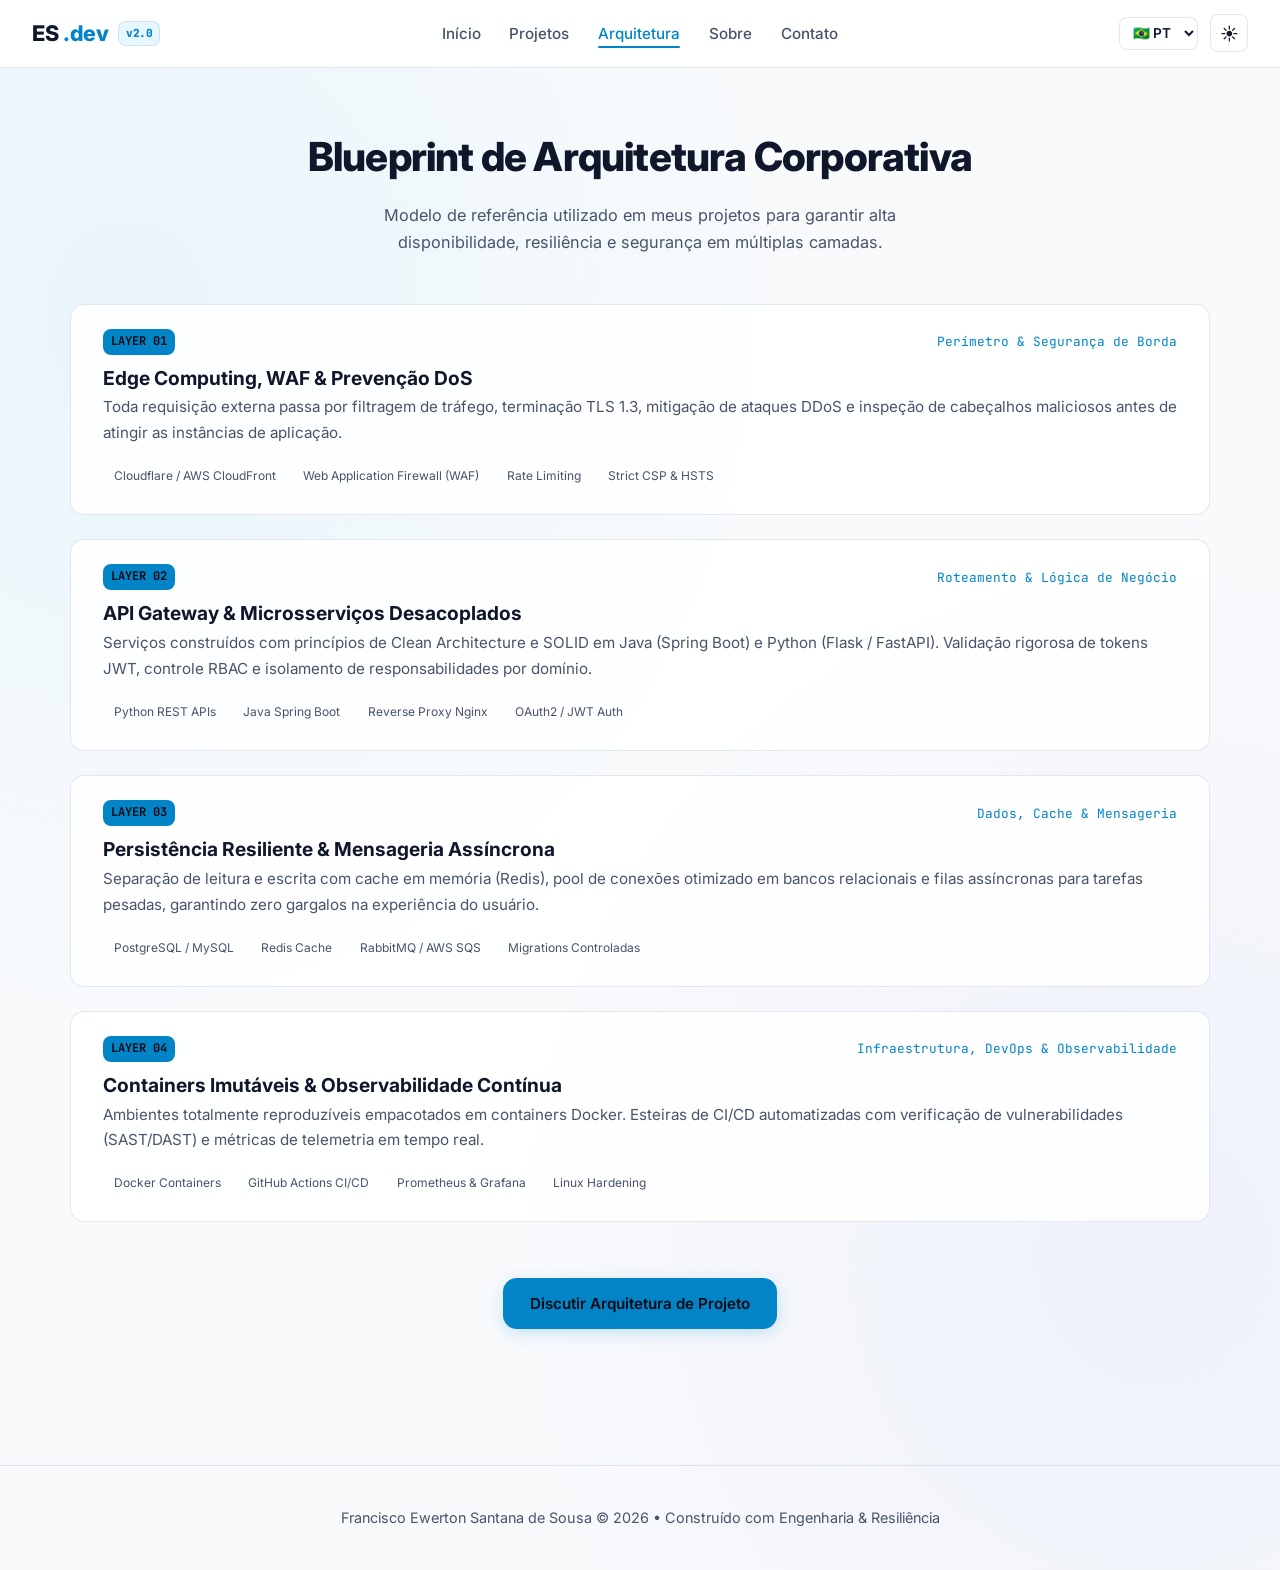
<file: Arquitetura.html>
<!DOCTYPE html>
<html lang="pt-BR">
<head>
  <meta charset="UTF-8">
  <meta http-equiv="refresh" content="0; url=arquitetura.html">
  <title>Redirecionando para Arquitetura...</title>
  <script>window.location.href = "arquitetura.html";</script>
</head>
<body>
  <p>Redirecionando para <a href="arquitetura.html">arquitetura.html</a>...</p>
</body>
</html>
</file>
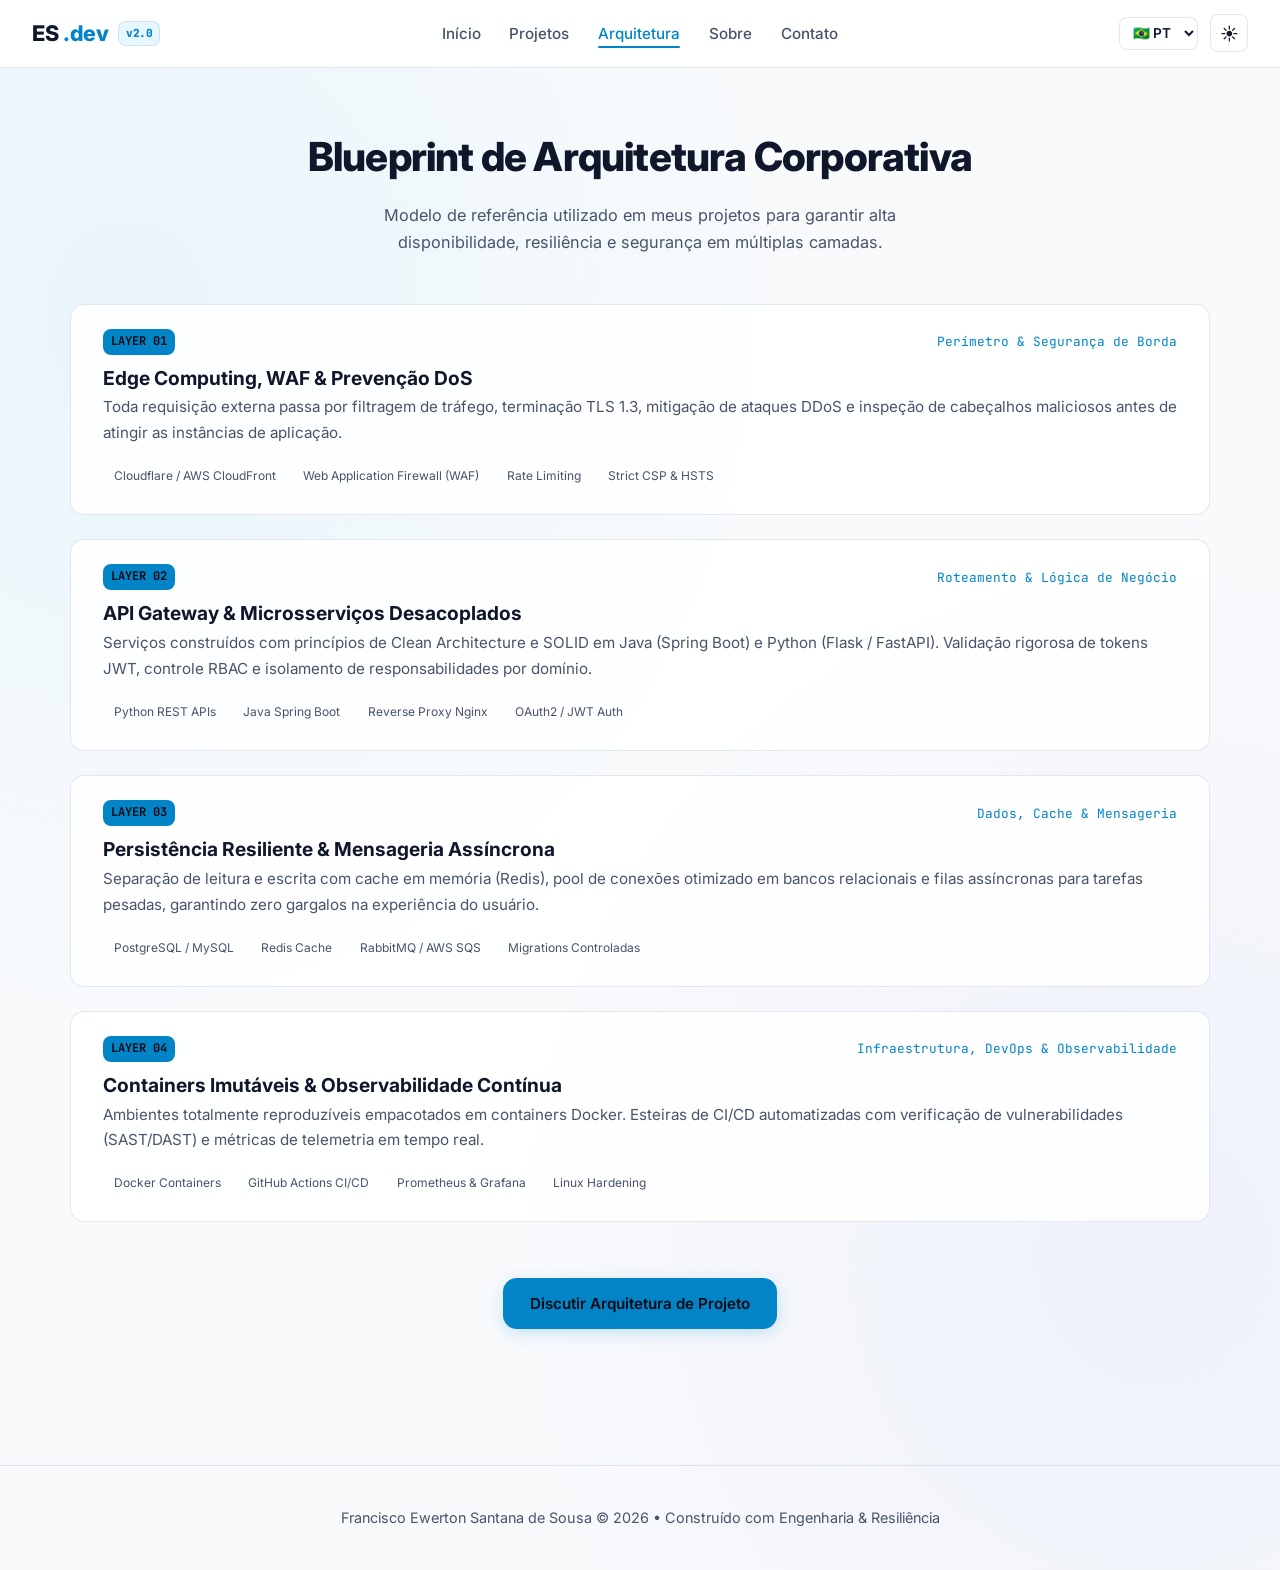
<file: arquitetura.html>
<!DOCTYPE html>
<html lang="pt-BR">
<head>
  <meta charset="UTF-8">
  <meta name="viewport" content="width=device-width, initial-scale=1.0">
  <meta name="description" content="Padrões e blueprints de arquitetura de software, infraestrutura em nuvem e segurança desenvolvidos por Ewerton Santana.">
  <title>Arquitetura de Sistemas | Ewerton Santana</title>
  
  <link rel="shortcut icon" href="img/logo1.png" type="image/x-icon">
  <link rel="stylesheet" href="style.css">
  
  <link rel="preconnect" href="https://fonts.googleapis.com">
  <link rel="preconnect" href="https://fonts.gstatic.com" crossorigin>
  <link href="https://fonts.googleapis.com/css2?family=Inter:wght@300;400;500;600;700;800&family=JetBrains+Mono:wght@400;500;700&display=swap" rel="stylesheet">
</head>
<body>

  <!-- NAVBAR NAVEGAÇÃO -->
  <header class="navbar">
    <a href="index.html" class="logo">
      ES<span>.dev</span>
      <span class="logo-badge">v2.0</span>
    </a>

    <nav class="nav-menu">
      <ul class="menu-links">
        <li><a href="index.html" data-i18n="nav_inicio">Início</a></li>
        <li><a href="projetos.html" data-i18n="nav_projetos">Projetos</a></li>
        <li><a href="arquitetura.html" class="active" data-i18n="nav_arquitetura">Arquitetura</a></li>
        <li><a href="sobre.html" data-i18n="nav_sobre">Sobre</a></li>
        <li><a href="contatos.html" data-i18n="nav_contato">Contato</a></li>
      </ul>
    </nav>

    <div class="actions">
      <select id="language-switcher" class="lang-select" aria-label="Selecionar Idioma">
        <option value="pt">🇧🇷 PT</option>
        <option value="en">🇺🇸 EN</option>
      </select>

      <button id="toggle-theme" class="theme-toggle-btn" aria-label="Alternar tema">🌙</button>
      
      <button class="menu-toggle" id="mobile-menu" aria-label="Abrir menu de navegação">
        <span class="bar"></span>
        <span class="bar"></span>
        <span class="bar"></span>
      </button>
    </div>
  </header>

  <main>
    <section class="section" style="padding-top: 3.5rem;">
      <div class="container">
        <h1 class="section-title" data-i18n="arch_blueprint_title">Blueprint de Arquitetura Corporativa</h1>
        <p class="section-subtitle" data-i18n="arch_blueprint_desc">
          Modelo de referência utilizado em meus projetos para garantir alta disponibilidade, resiliência e segurança em múltiplas camadas.
        </p>

        <!-- DIAGRAMA VISUAL EM CAMADAS -->
        <div class="arch-blueprint">
          
          <!-- CAMADA 1 -->
          <div class="arch-layer">
            <div class="arch-layer-header">
              <span class="arch-layer-number">LAYER 01</span>
              <span style="font-family: var(--font-mono); font-size: 0.8rem; color: var(--accent);">Perímetro & Segurança de Borda</span>
            </div>
            <h3>Edge Computing, WAF & Prevenção DoS</h3>
            <p>
              Toda requisição externa passa por filtragem de tráfego, terminação TLS 1.3, mitigação de ataques DDoS e inspeção de cabeçalhos maliciosos antes de atingir as instâncias de aplicação.
            </p>
            <div class="project-tech-pills" style="margin-top: 1rem; margin-bottom: 0;">
              <span class="tech-pill">Cloudflare / AWS CloudFront</span>
              <span class="tech-pill">Web Application Firewall (WAF)</span>
              <span class="tech-pill">Rate Limiting</span>
              <span class="tech-pill">Strict CSP & HSTS</span>
            </div>
          </div>

          <!-- CAMADA 2 -->
          <div class="arch-layer">
            <div class="arch-layer-header">
              <span class="arch-layer-number">LAYER 02</span>
              <span style="font-family: var(--font-mono); font-size: 0.8rem; color: var(--accent);">Roteamento & Lógica de Negócio</span>
            </div>
            <h3>API Gateway & Microsserviços Desacoplados</h3>
            <p>
              Serviços construídos com princípios de Clean Architecture e SOLID em Java (Spring Boot) e Python (Flask / FastAPI). Validação rigorosa de tokens JWT, controle RBAC e isolamento de responsabilidades por domínio.
            </p>
            <div class="project-tech-pills" style="margin-top: 1rem; margin-bottom: 0;">
              <span class="tech-pill">Python REST APIs</span>
              <span class="tech-pill">Java Spring Boot</span>
              <span class="tech-pill">Reverse Proxy Nginx</span>
              <span class="tech-pill">OAuth2 / JWT Auth</span>
            </div>
          </div>

          <!-- CAMADA 3 -->
          <div class="arch-layer">
            <div class="arch-layer-header">
              <span class="arch-layer-number">LAYER 03</span>
              <span style="font-family: var(--font-mono); font-size: 0.8rem; color: var(--accent);">Dados, Cache & Mensageria</span>
            </div>
            <h3>Persistência Resiliente & Mensageria Assíncrona</h3>
            <p>
              Separação de leitura e escrita com cache em memória (Redis), pool de conexões otimizado em bancos relacionais e filas assíncronas para tarefas pesadas, garantindo zero gargalos na experiência do usuário.
            </p>
            <div class="project-tech-pills" style="margin-top: 1rem; margin-bottom: 0;">
              <span class="tech-pill">PostgreSQL / MySQL</span>
              <span class="tech-pill">Redis Cache</span>
              <span class="tech-pill">RabbitMQ / AWS SQS</span>
              <span class="tech-pill">Migrations Controladas</span>
            </div>
          </div>

          <!-- CAMADA 4 -->
          <div class="arch-layer">
            <div class="arch-layer-header">
              <span class="arch-layer-number">LAYER 04</span>
              <span style="font-family: var(--font-mono); font-size: 0.8rem; color: var(--accent);">Infraestrutura, DevOps & Observabilidade</span>
            </div>
            <h3>Containers Imutáveis & Observabilidade Contínua</h3>
            <p>
              Ambientes totalmente reproduzíveis empacotados em containers Docker. Esteiras de CI/CD automatizadas com verificação de vulnerabilidades (SAST/DAST) e métricas de telemetria em tempo real.
            </p>
            <div class="project-tech-pills" style="margin-top: 1rem; margin-bottom: 0;">
              <span class="tech-pill">Docker Containers</span>
              <span class="tech-pill">GitHub Actions CI/CD</span>
              <span class="tech-pill">Prometheus & Grafana</span>
              <span class="tech-pill">Linux Hardening</span>
            </div>
          </div>

        </div>

        <div style="text-align: center; margin-top: 3.5rem;">
          <a href="contatos.html" class="btn btn-primary">Discutir Arquitetura de Projeto</a>
        </div>
      </div>
    </section>
  </main>

  <footer>
    <div class="container">
      <p data-i18n="footer_text">Francisco Ewerton Santana de Sousa &copy; 2026 • Construído com Engenharia & Resiliência</p>
    </div>
  </footer>

  <script src="script.js" defer></script>
</body>
</html>
</file>
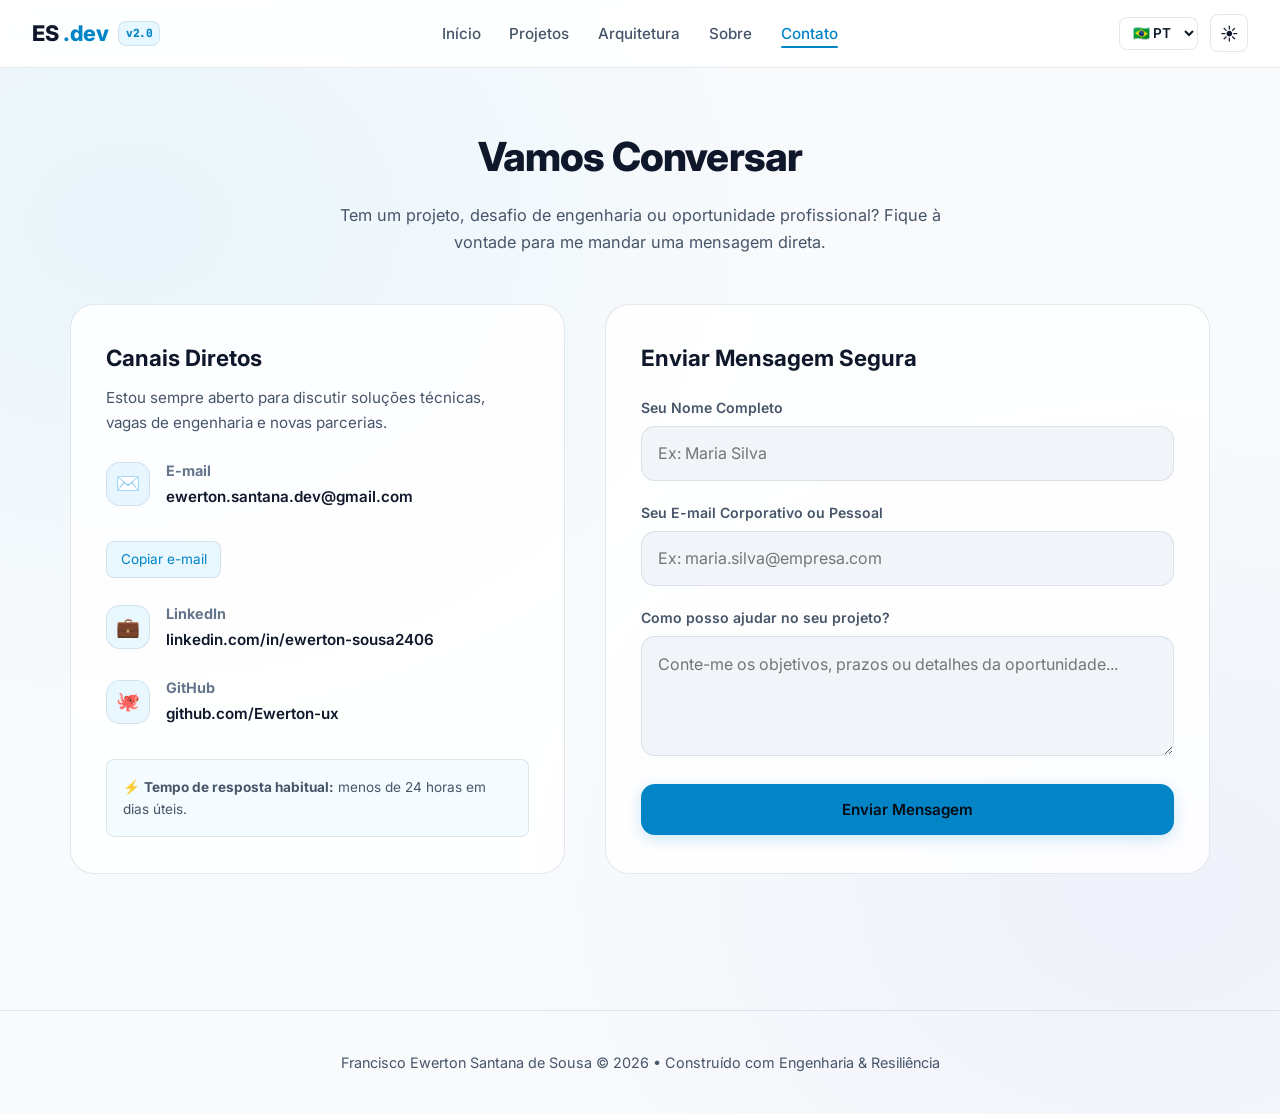
<file: contatos.html>
<!DOCTYPE html>
<html lang="pt-BR">
<head>
  <meta charset="UTF-8">
  <meta name="viewport" content="width=device-width, initial-scale=1.0">
  <meta name="description" content="Entre em contato com Ewerton Santana para oportunidades, projetos de engenharia de software e consultoria em DevOps.">
  <title>Contato | Ewerton Santana</title>
  
  <link rel="shortcut icon" href="img/logo1.png" type="image/x-icon">
  <link rel="stylesheet" href="style.css">
  
  <link rel="preconnect" href="https://fonts.googleapis.com">
  <link rel="preconnect" href="https://fonts.gstatic.com" crossorigin>
  <link href="https://fonts.googleapis.com/css2?family=Inter:wght@300;400;500;600;700;800&family=JetBrains+Mono:wght@400;500;700&display=swap" rel="stylesheet">
</head>
<body>

  <!-- NAVBAR NAVEGAÇÃO -->
  <header class="navbar">
    <a href="index.html" class="logo">
      ES<span>.dev</span>
      <span class="logo-badge">v2.0</span>
    </a>

    <nav class="nav-menu">
      <ul class="menu-links">
        <li><a href="index.html" data-i18n="nav_inicio">Início</a></li>
        <li><a href="projetos.html" data-i18n="nav_projetos">Projetos</a></li>
        <li><a href="arquitetura.html" data-i18n="nav_arquitetura">Arquitetura</a></li>
        <li><a href="sobre.html" data-i18n="nav_sobre">Sobre</a></li>
        <li><a href="contatos.html" class="active" data-i18n="nav_contato">Contato</a></li>
      </ul>
    </nav>

    <div class="actions">
      <select id="language-switcher" class="lang-select" aria-label="Selecionar Idioma">
        <option value="pt">🇧🇷 PT</option>
        <option value="en">🇺🇸 EN</option>
      </select>

      <button id="toggle-theme" class="theme-toggle-btn" aria-label="Alternar tema">🌙</button>
      
      <button class="menu-toggle" id="mobile-menu" aria-label="Abrir menu de navegação">
        <span class="bar"></span>
        <span class="bar"></span>
        <span class="bar"></span>
      </button>
    </div>
  </header>

  <main>
    <section class="section" style="padding-top: 3.5rem;">
      <div class="container">
        <h1 class="section-title" data-i18n="contact_title">Vamos Conversar</h1>
        <p class="section-subtitle" data-i18n="contact_desc">
          Tem um projeto, desafio de engenharia ou oportunidade profissional? Fique à vontade para me mandar uma mensagem direta.
        </p>

        <div class="contact-grid">
          
          <!-- INFORMAÇÕES DE CONTATO -->
          <div class="contact-info-card">
            <div>
              <h2 style="font-size: 1.4rem; margin-bottom: 0.5rem;">Canais Diretos</h2>
              <p style="color: var(--text-secondary); font-size: 0.95rem;">
                Estou sempre aberto para discutir soluções técnicas, vagas de engenharia e novas parcerias.
              </p>
            </div>

            <div class="contact-info-item">
              <div class="contact-info-icon">✉️</div>
              <div class="contact-info-text">
                <h4>E-mail</h4>
                <a href="mailto:ewerton.santana.dev@gmail.com">ewerton.santana.dev@gmail.com</a>
              </div>
            </div>

            <button type="button" class="copy-email-btn" data-email="ewerton.santana.dev@gmail.com" data-i18n="copy_email">
              📋 Copiar e-mail
            </button>

            <div class="contact-info-item">
              <div class="contact-info-icon">💼</div>
              <div class="contact-info-text">
                <h4>LinkedIn</h4>
                <a href="https://www.linkedin.com/in/ewerton-sousa2406" target="_blank" rel="noopener">linkedin.com/in/ewerton-sousa2406</a>
              </div>
            </div>

            <div class="contact-info-item">
              <div class="contact-info-icon">🐙</div>
              <div class="contact-info-text">
                <h4>GitHub</h4>
                <a href="https://github.com/Ewerton-ux" target="_blank" rel="noopener">github.com/Ewerton-ux</a>
              </div>
            </div>

            <div style="margin-top: 0.5rem; padding: 1rem; border-radius: var(--radius-sm); background: rgba(56, 189, 248, 0.05); border: 1px solid var(--border-color);">
              <p style="font-size: 0.85rem; color: var(--text-secondary);">
                ⚡ <strong>Tempo de resposta habitual:</strong> menos de 24 horas em dias úteis.
              </p>
            </div>
          </div>

          <!-- FORMULÁRIO DE CONTATO SEGURO -->
          <div class="contact-form-card">
            <h2 style="font-size: 1.4rem; margin-bottom: 1.2rem;">Enviar Mensagem Segura</h2>
            
            <form class="contact-form">
              <!-- Honeypot anti-spam (invisível para usuários legítimos) -->
              <input type="text" name="website_check" class="honey-field" tabindex="-1" autocomplete="off">

              <div class="form-group">
                <label for="name" data-i18n="form_name">Seu Nome Completo</label>
                <input type="text" id="name" name="name" class="form-control" placeholder="Ex: Maria Silva" required>
              </div>

              <div class="form-group">
                <label for="email" data-i18n="form_email">Seu E-mail Corporativo ou Pessoal</label>
                <input type="email" id="email" name="email" class="form-control" placeholder="Ex: maria.silva@empresa.com" required>
              </div>

              <div class="form-group">
                <label for="message" data-i18n="form_message">Como posso ajudar no seu projeto?</label>
                <textarea id="message" name="message" class="form-control" placeholder="Conte-me os objetivos, prazos ou detalhes da oportunidade..." required></textarea>
              </div>

              <button type="submit" class="btn btn-primary" style="width: 100%; margin-top: 0.5rem;" data-i18n="form_submit">
                Enviar Mensagem
              </button>
            </form>
          </div>

        </div>
      </div>
    </section>
  </main>

  <footer>
    <div class="container">
      <p data-i18n="footer_text">Francisco Ewerton Santana de Sousa &copy; 2026 • Construído com Engenharia & Resiliência</p>
    </div>
  </footer>

  <script src="script.js" defer></script>
</body>
</html>
</file>
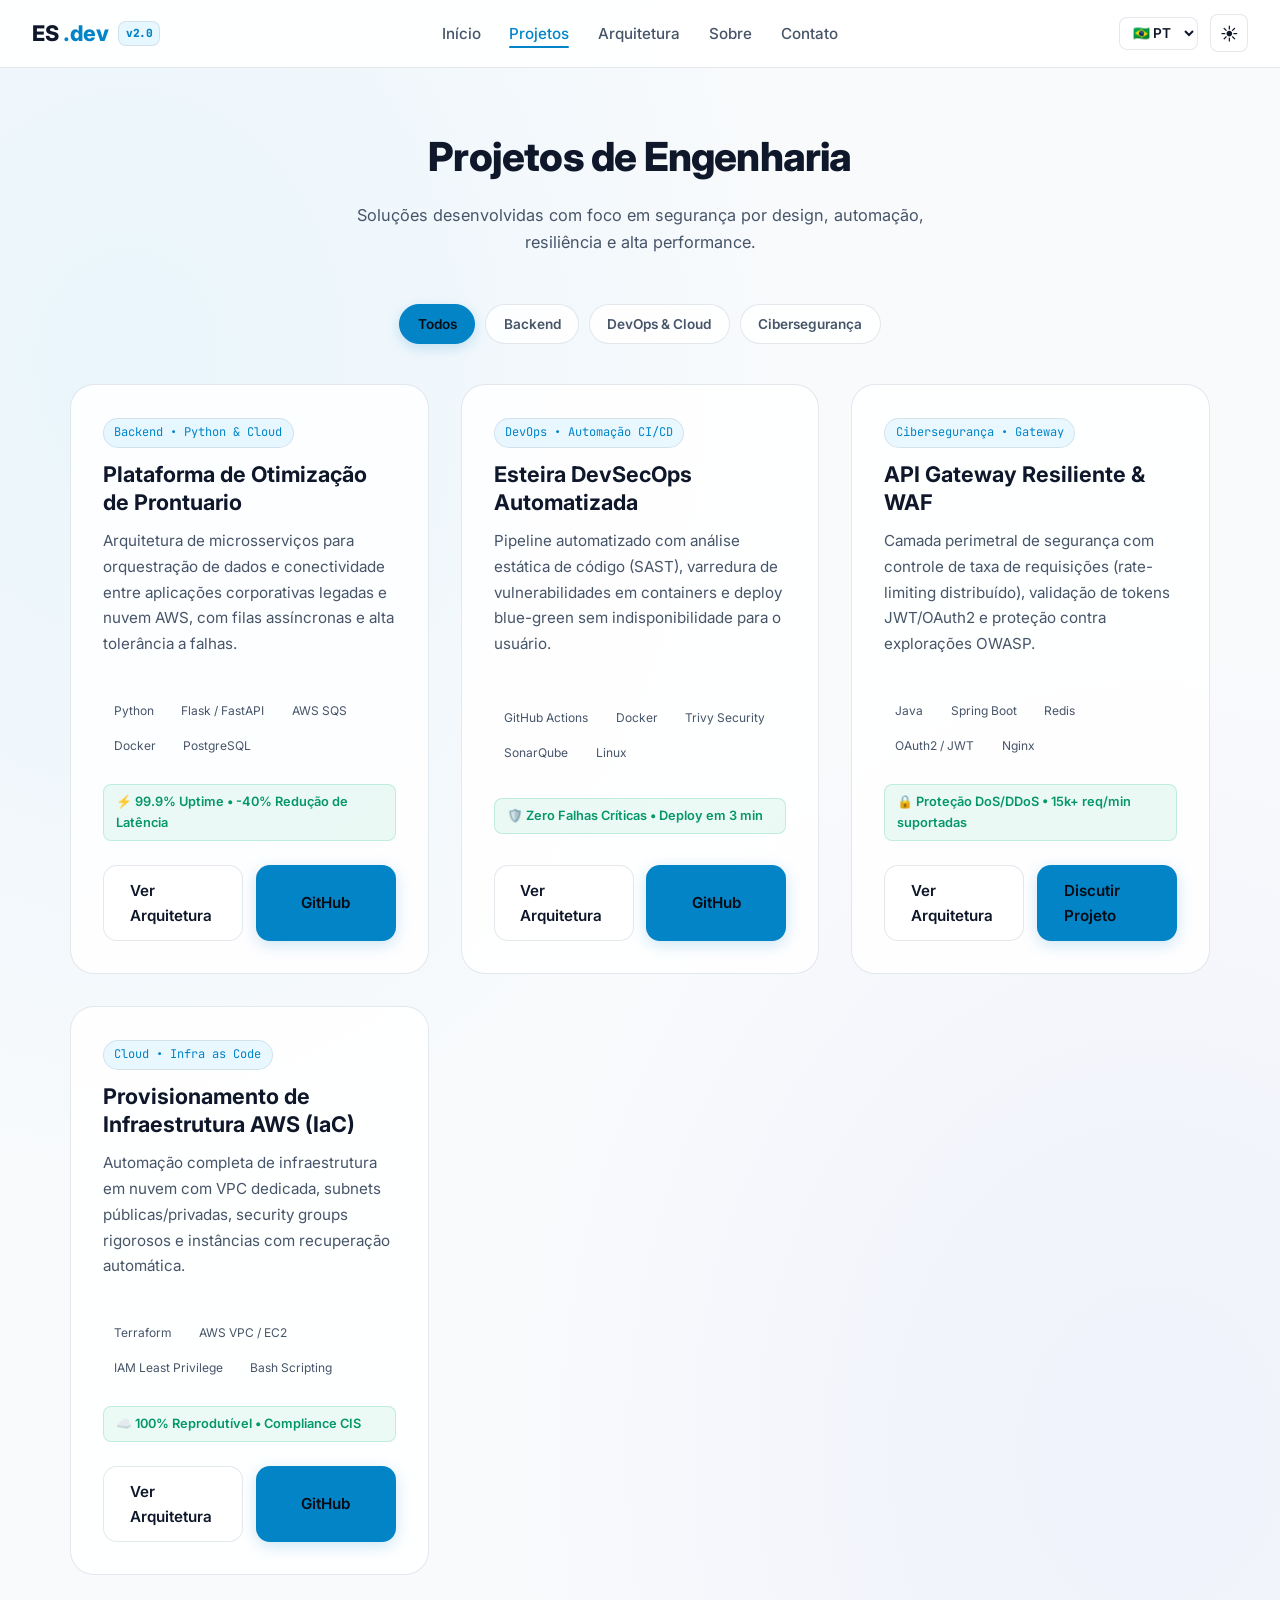
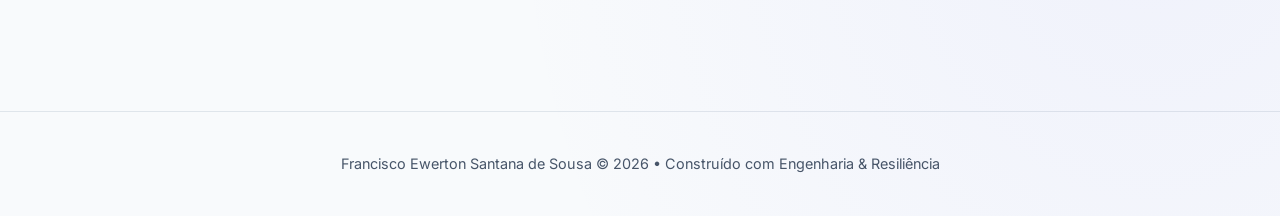
<file: projetos.html>
<!DOCTYPE html>
<html lang="pt-BR">

<head>
  <meta charset="UTF-8">
  <meta name="viewport" content="width=device-width, initial-scale=1.0">
  <meta name="description"
    content="Projetos desenvolvidos por Ewerton Santana com foco em Backend, DevOps, Automação Cloud e Cibersegurança.">
  <title>Projetos | Ewerton Santana</title>

  <link rel="shortcut icon" href="img/logo1.png" type="image/x-icon">
  <link rel="stylesheet" href="style.css">

  <link rel="preconnect" href="https://fonts.googleapis.com">
  <link rel="preconnect" href="https://fonts.gstatic.com" crossorigin>
  <link
    href="https://fonts.googleapis.com/css2?family=Inter:wght@300;400;500;600;700;800&family=JetBrains+Mono:wght@400;500;700&display=swap"
    rel="stylesheet">
</head>

<body>

  <!-- NAVBAR NAVEGAÇÃO -->
  <header class="navbar">
    <a href="index.html" class="logo">
      ES<span>.dev</span>
      <span class="logo-badge">v2.0</span>
    </a>

    <nav class="nav-menu">
      <ul class="menu-links">
        <li><a href="index.html" data-i18n="nav_inicio">Início</a></li>
        <li><a href="projetos.html" class="active" data-i18n="nav_projetos">Projetos</a></li>
        <li><a href="arquitetura.html" data-i18n="nav_arquitetura">Arquitetura</a></li>
        <li><a href="sobre.html" data-i18n="nav_sobre">Sobre</a></li>
        <li><a href="contatos.html" data-i18n="nav_contato">Contato</a></li>
      </ul>
    </nav>

    <div class="actions">
      <select id="language-switcher" class="lang-select" aria-label="Selecionar Idioma">
        <option value="pt">🇧🇷 PT</option>
        <option value="en">🇺🇸 EN</option>
      </select>

      <button id="toggle-theme" class="theme-toggle-btn" aria-label="Alternar tema">🌙</button>

      <button class="menu-toggle" id="mobile-menu" aria-label="Abrir menu de navegação">
        <span class="bar"></span>
        <span class="bar"></span>
        <span class="bar"></span>
      </button>
    </div>
  </header>

  <main>
    <section class="section" style="padding-top: 3.5rem;">
      <div class="container">
        <h1 class="section-title">Projetos de Engenharia</h1>
        <p class="section-subtitle">
          Soluções desenvolvidas com foco em segurança por design, automação, resiliência e alta performance.
        </p>

        <!-- FILTRO DINÂMICO DE CATEGORIAS -->
        <div class="filter-bar">
          <button type="button" class="filter-btn active" data-filter="all" data-i18n="filter_all">Todos</button>
          <button type="button" class="filter-btn" data-filter="backend" data-i18n="filter_backend">Backend</button>
          <button type="button" class="filter-btn" data-filter="devops" data-i18n="filter_devops">DevOps &
            Cloud</button>
          <button type="button" class="filter-btn" data-filter="security"
            data-i18n="filter_security">Cibersegurança</button>
        </div>

        <!-- GRADE DE PROJETOS -->
        <div class="projects-grid">

          <!-- PROJETO 1 -->
          <article class="project-card" data-category="backend">
            <div class="project-header">
              <span class="project-tag-badge">Backend • Python & Cloud</span>
              <h3>Plataforma de Otimização de Prontuario</h3>
              <p>
                Arquitetura de microsserviços para orquestração de dados e conectividade entre aplicações corporativas
                legadas e nuvem AWS, com filas assíncronas e alta tolerância a falhas.
              </p>
            </div>

            <div class="project-tech-pills">
              <span class="tech-pill">Python</span>
              <span class="tech-pill">Flask / FastAPI</span>
              <span class="tech-pill">AWS SQS</span>
              <span class="tech-pill">Docker</span>
              <span class="tech-pill">PostgreSQL</span>
            </div>

            <div class="project-metrics-badge">
              ⚡ 99.9% Uptime • -40% Redução de Latência
            </div>

            <div class="project-actions">
              <a href="arquitetura.html" class="btn btn-secondary" style="flex: 1;">Ver Arquitetura</a>
              <a href="https://github.com/ArthBMC/revive-prontuario.git" target="_blank" rel="noopener"
                class="btn btn-primary" style="flex: 1;">GitHub</a>
            </div>
          </article>

          <!-- PROJETO 2 -->
          <article class="project-card" data-category="devops">
            <div class="project-header">
              <span class="project-tag-badge">DevOps • Automação CI/CD</span>
              <h3>Esteira DevSecOps Automatizada</h3>
              <p>
                Pipeline automatizado com análise estática de código (SAST), varredura de vulnerabilidades em containers
                e deploy blue-green sem indisponibilidade para o usuário.
              </p>
            </div>

            <div class="project-tech-pills">
              <span class="tech-pill">GitHub Actions</span>
              <span class="tech-pill">Docker</span>
              <span class="tech-pill">Trivy Security</span>
              <span class="tech-pill">SonarQube</span>
              <span class="tech-pill">Linux</span>
            </div>

            <div class="project-metrics-badge">
              🛡️ Zero Falhas Críticas • Deploy em 3 min
            </div>

            <div class="project-actions">
              <a href="arquitetura.html" class="btn btn-secondary" style="flex: 1;">Ver Arquitetura</a>
              <a href="https://github.com/Ewerton-ux" target="_blank" rel="noopener" class="btn btn-primary"
                style="flex: 1;">GitHub</a>
            </div>
          </article>

          <!-- PROJETO 3 -->
          <article class="project-card" data-category="security">
            <div class="project-header">
              <span class="project-tag-badge">Cibersegurança • Gateway</span>
              <h3>API Gateway Resiliente & WAF</h3>
              <p>
                Camada perimetral de segurança com controle de taxa de requisições (rate-limiting distribuído),
                validação de tokens JWT/OAuth2 e proteção contra explorações OWASP.
              </p>
            </div>

            <div class="project-tech-pills">
              <span class="tech-pill">Java</span>
              <span class="tech-pill">Spring Boot</span>
              <span class="tech-pill">Redis</span>
              <span class="tech-pill">OAuth2 / JWT</span>
              <span class="tech-pill">Nginx</span>
            </div>

            <div class="project-metrics-badge">
              🔒 Proteção DoS/DDoS • 15k+ req/min suportadas
            </div>

            <div class="project-actions">
              <a href="arquitetura.html" class="btn btn-secondary" style="flex: 1;">Ver Arquitetura</a>
              <a href="contatos.html" class="btn btn-primary" style="flex: 1;">Discutir Projeto</a>
            </div>
          </article>

          <!-- PROJETO 4 -->
          <article class="project-card" data-category="devops">
            <div class="project-header">
              <span class="project-tag-badge">Cloud • Infra as Code</span>
              <h3>Provisionamento de Infraestrutura AWS (IaC)</h3>
              <p>
                Automação completa de infraestrutura em nuvem com VPC dedicada, subnets públicas/privadas, security
                groups rigorosos e instâncias com recuperação automática.
              </p>
            </div>

            <div class="project-tech-pills">
              <span class="tech-pill">Terraform</span>
              <span class="tech-pill">AWS VPC / EC2</span>
              <span class="tech-pill">IAM Least Privilege</span>
              <span class="tech-pill">Bash Scripting</span>
            </div>

            <div class="project-metrics-badge">
              ☁️ 100% Reprodutível • Compliance CIS
            </div>

            <div class="project-actions">
              <a href="arquitetura.html" class="btn btn-secondary" style="flex: 1;">Ver Arquitetura</a>
              <a href="https://github.com/Ewerton-ux" target="_blank" rel="noopener" class="btn btn-primary"
                style="flex: 1;">GitHub</a>
            </div>
          </article>

        </div>
      </div>
    </section>
  </main>

  <footer>
    <div class="container">
      <p data-i18n="footer_text">Francisco Ewerton Santana de Sousa &copy; 2026 • Construído com Engenharia &
        Resiliência</p>
    </div>
  </footer>

  <script src="script.js" defer></script>
</body>

</html>
</file>
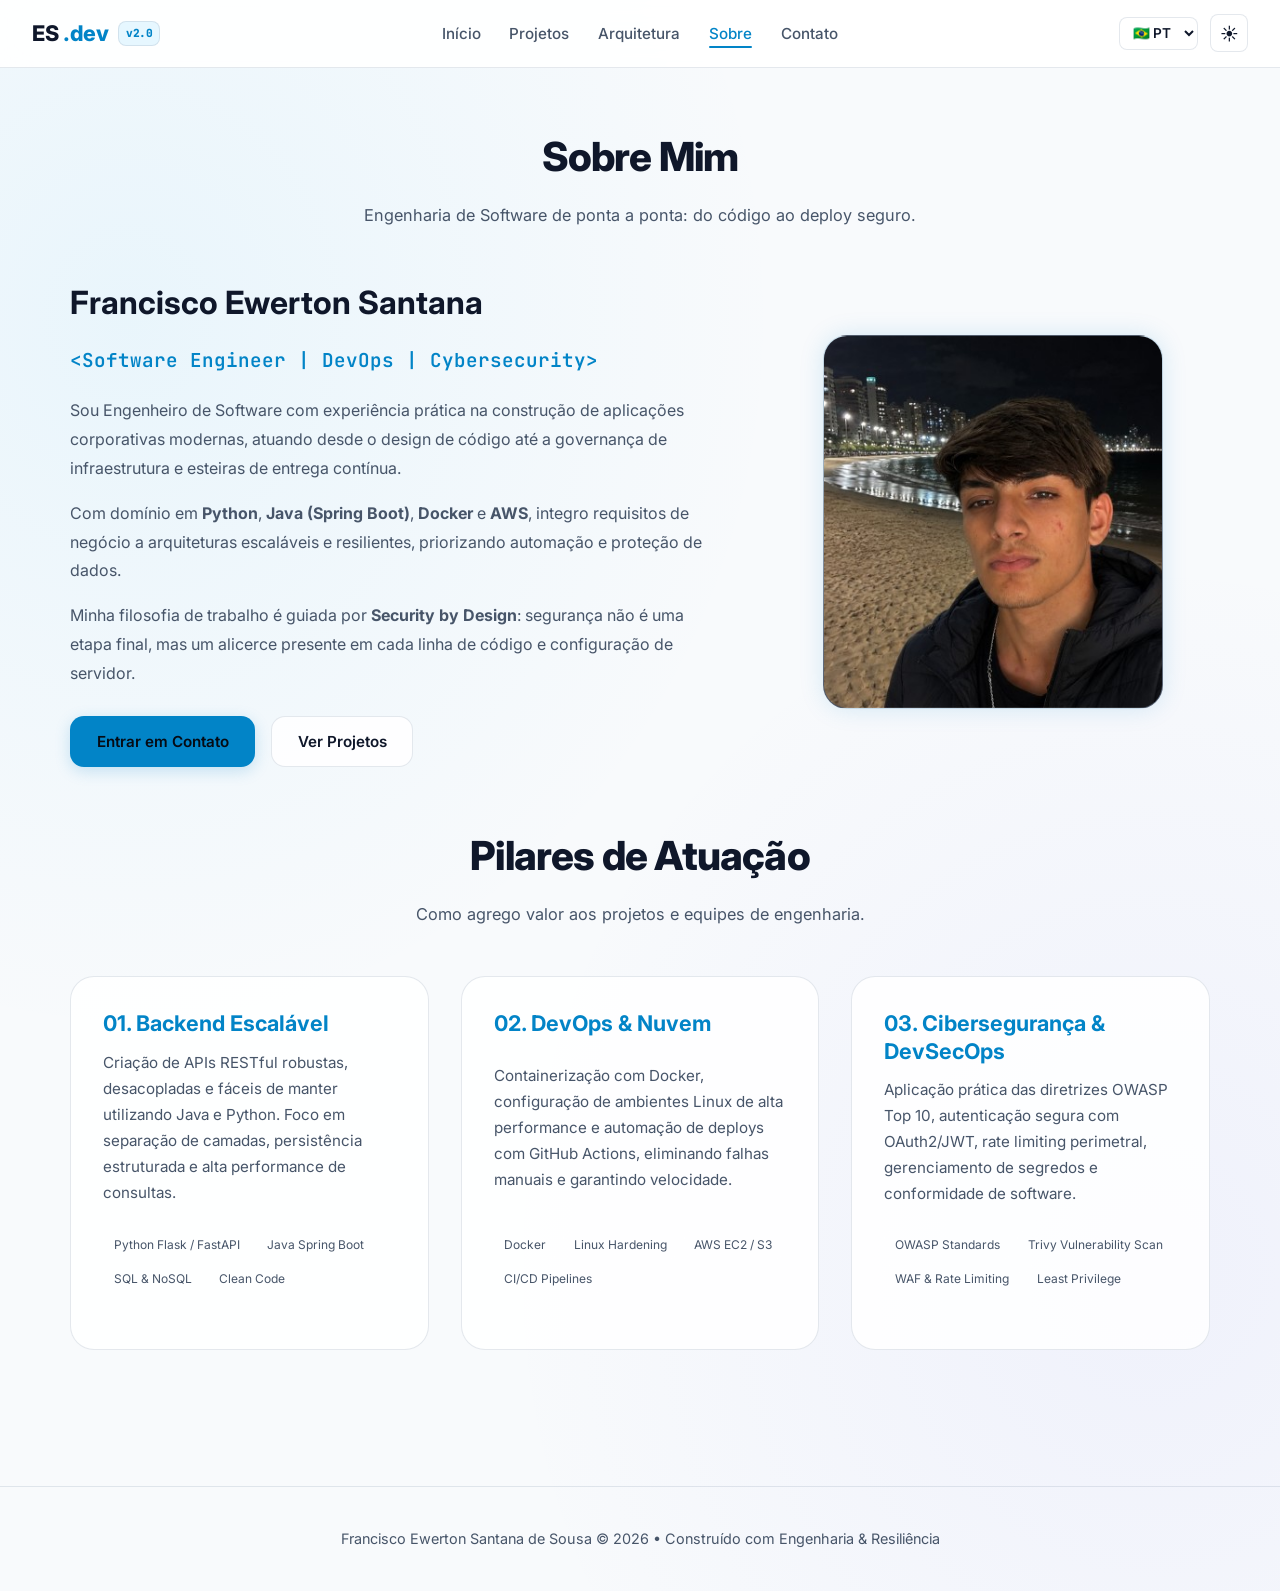
<file: sobre.html>
<!DOCTYPE html>
<html lang="pt-BR">
<head>
  <meta charset="UTF-8">
  <meta name="viewport" content="width=device-width, initial-scale=1.0">
  <meta name="description" content="Sobre Ewerton Santana - Engenheiro de Software com foco em DevOps, Cibersegurança e Arquitetura Resiliente.">
  <title>Sobre Mim | Ewerton Santana</title>
  
  <link rel="shortcut icon" href="img/logo1.png" type="image/x-icon">
  <link rel="stylesheet" href="style.css">
  
  <link rel="preconnect" href="https://fonts.googleapis.com">
  <link rel="preconnect" href="https://fonts.gstatic.com" crossorigin>
  <link href="https://fonts.googleapis.com/css2?family=Inter:wght@300;400;500;600;700;800&family=JetBrains+Mono:wght@400;500;700&display=swap" rel="stylesheet">
</head>
<body>

  <!-- NAVBAR NAVEGAÇÃO -->
  <header class="navbar">
    <a href="index.html" class="logo">
      ES<span>.dev</span>
      <span class="logo-badge">v2.0</span>
    </a>

    <nav class="nav-menu">
      <ul class="menu-links">
        <li><a href="index.html" data-i18n="nav_inicio">Início</a></li>
        <li><a href="projetos.html" data-i18n="nav_projetos">Projetos</a></li>
        <li><a href="arquitetura.html" data-i18n="nav_arquitetura">Arquitetura</a></li>
        <li><a href="sobre.html" class="active" data-i18n="nav_sobre">Sobre</a></li>
        <li><a href="contatos.html" data-i18n="nav_contato">Contato</a></li>
      </ul>
    </nav>

    <div class="actions">
      <select id="language-switcher" class="lang-select" aria-label="Selecionar Idioma">
        <option value="pt">🇧🇷 PT</option>
        <option value="en">🇺🇸 EN</option>
      </select>

      <button id="toggle-theme" class="theme-toggle-btn" aria-label="Alternar tema">🌙</button>
      
      <button class="menu-toggle" id="mobile-menu" aria-label="Abrir menu de navegação">
        <span class="bar"></span>
        <span class="bar"></span>
        <span class="bar"></span>
      </button>
    </div>
  </header>

  <main>
    <section class="section" style="padding-top: 3.5rem;">
      <div class="container">
        <h1 class="section-title" data-i18n="about_title">Sobre Mim</h1>
        <p class="section-subtitle">
          Engenharia de Software de ponta a ponta: do código ao deploy seguro.
        </p>

        <div class="hero-grid" style="margin-bottom: 3.5rem;">
          <div class="hero-copy">
            <h2 style="font-size: 2rem; margin-bottom: 1rem;">Francisco Ewerton Santana</h2>
            <p class="hero-role" style="margin-bottom: 1.2rem;">&lt;Software Engineer | DevOps | Cybersecurity&gt;</p>
            
            <p style="color: var(--text-secondary); margin-bottom: 1rem; line-height: 1.8;">
              Sou Engenheiro de Software com experiência prática na construção de aplicações corporativas modernas, atuando desde o design de código até a governança de infraestrutura e esteiras de entrega contínua.
            </p>
            <p style="color: var(--text-secondary); margin-bottom: 1rem; line-height: 1.8;">
              Com domínio em <strong>Python</strong>, <strong>Java (Spring Boot)</strong>, <strong>Docker</strong> e <strong>AWS</strong>, integro requisitos de negócio a arquiteturas escaláveis e resilientes, priorizando automação e proteção de dados.
            </p>
            <p style="color: var(--text-secondary); margin-bottom: 1.8rem; line-height: 1.8;">
              Minha filosofia de trabalho é guiada por <strong>Security by Design</strong>: segurança não é uma etapa final, mas um alicerce presente em cada linha de código e configuração de servidor.
            </p>

            <div class="hero-actions">
              <a href="contatos.html" class="btn btn-primary" data-i18n="btn_contact">Falar Comigo</a>
              <a href="projetos.html" class="btn btn-secondary" data-i18n="btn_projects">Ver Projetos</a>
            </div>
          </div>

          <div class="hero-visual">
            <div class="hero-photo-wrap">
              <img src="img/perfil.jpeg" alt="Foto de Ewerton Santana" class="hero-photo">
            </div>
          </div>
        </div>

        <!-- PILARES DE ATUAÇÃO -->
        <h2 class="section-title" style="margin-top: 3rem;">Pilares de Atuação</h2>
        <p class="section-subtitle">Como agrego valor aos projetos e equipes de engenharia.</p>

        <div class="projects-grid">
          <div class="project-card">
            <h3 style="color: var(--accent);">01. Backend Escalável</h3>
            <p>
              Criação de APIs RESTful robustas, desacopladas e fáceis de manter utilizando Java e Python. Foco em separação de camadas, persistência estruturada e alta performance de consultas.
            </p>
            <div class="project-tech-pills">
              <span class="tech-pill">Python Flask / FastAPI</span>
              <span class="tech-pill">Java Spring Boot</span>
              <span class="tech-pill">SQL & NoSQL</span>
              <span class="tech-pill">Clean Code</span>
            </div>
          </div>

          <div class="project-card">
            <h3 style="color: var(--accent);">02. DevOps & Nuvem</h3>
            <p>
              Containerização com Docker, configuração de ambientes Linux de alta performance e automação de deploys com GitHub Actions, eliminando falhas manuais e garantindo velocidade.
            </p>
            <div class="project-tech-pills">
              <span class="tech-pill">Docker</span>
              <span class="tech-pill">Linux Hardening</span>
              <span class="tech-pill">AWS EC2 / S3</span>
              <span class="tech-pill">CI/CD Pipelines</span>
            </div>
          </div>

          <div class="project-card">
            <h3 style="color: var(--accent);">03. Cibersegurança & DevSecOps</h3>
            <p>
              Aplicação prática das diretrizes OWASP Top 10, autenticação segura com OAuth2/JWT, rate limiting perimetral, gerenciamento de segredos e conformidade de software.
            </p>
            <div class="project-tech-pills">
              <span class="tech-pill">OWASP Standards</span>
              <span class="tech-pill">Trivy Vulnerability Scan</span>
              <span class="tech-pill">WAF & Rate Limiting</span>
              <span class="tech-pill">Least Privilege</span>
            </div>
          </div>
        </div>

      </div>
    </section>
  </main>

  <footer>
    <div class="container">
      <p data-i18n="footer_text">Francisco Ewerton Santana de Sousa &copy; 2026 • Construído com Engenharia & Resiliência</p>
    </div>
  </footer>

  <script src="script.js" defer></script>
</body>
</html>
</file>
<file: style.css>
/* ==========================================================================
   PORTFÓLIO PROFISSIONAL - EWERTON SANTANA
   Engenheiro de Software | DevOps | Cibersegurança
   Design System Moderno, Glassmorphism, Dark & Light Mode e Responsivo
   ========================================================================== */

/* 1. DESIGN TOKENS & VARIÁVEIS */
:root {
  --bg-primary: #060b14;
  --bg-secondary: #0b1528;
  --bg-card: rgba(13, 23, 42, 0.75);
  --bg-card-hover: rgba(20, 35, 64, 0.9);
  --border-color: rgba(56, 189, 248, 0.15);
  --border-focus: rgba(56, 189, 248, 0.5);
  --text-primary: #f1f5f9;
  --text-secondary: #94a3b8;
  --text-muted: #64748b;
  --accent: #38bdf8;
  --accent-glow: rgba(56, 189, 248, 0.25);
  --accent-secondary: #6366f1;
  --accent-green: #10b981;
  --header-bg: rgba(6, 11, 20, 0.85);
  --terminal-bg: #090e17;
  --radius-sm: 8px;
  --radius-md: 14px;
  --radius-lg: 24px;
  --radius-full: 9999px;
  --shadow-sm: 0 4px 12px rgba(0, 0, 0, 0.2);
  --shadow-glow: 0 0 25px rgba(56, 189, 248, 0.2);
  --transition: all 0.25s cubic-bezier(0.16, 1, 0.3, 1);
  --font-main: 'Inter', -apple-system, BlinkMacSystemFont, sans-serif;
  --font-mono: 'JetBrains Mono', monospace;
}

/* Modo Claro */
.light-mode {
  --bg-primary: #f8fafc;
  --bg-secondary: #f1f5f9;
  --bg-card: rgba(255, 255, 255, 0.85);
  --bg-card-hover: rgba(255, 255, 255, 1);
  --border-color: rgba(148, 163, 184, 0.25);
  --border-focus: rgba(14, 111, 255, 0.4);
  --text-primary: #0f172a;
  --text-secondary: #475569;
  --text-muted: #64748b;
  --accent: #0284c7;
  --accent-glow: rgba(2, 132, 199, 0.2);
  --accent-secondary: #4f46e5;
  --accent-green: #059669;
  --header-bg: rgba(255, 255, 255, 0.9);
  --terminal-bg: #1e293b;
  --shadow-sm: 0 4px 12px rgba(0, 0, 0, 0.06);
  --shadow-glow: 0 0 25px rgba(2, 132, 199, 0.15);
}

/* 2. RESET & BASE */
*, *::before, *::after {
  margin: 0;
  padding: 0;
  box-sizing: border-box;
}

html {
  scroll-behavior: smooth;
  font-size: 16px;
}

body {
  min-height: 100vh;
  font-family: var(--font-main);
  background-color: var(--bg-primary);
  color: var(--text-primary);
  line-height: 1.65;
  overflow-x: hidden;
  position: relative;
  transition: background-color 0.3s ease, color 0.3s ease;
  background-image: 
    radial-gradient(at 10% 20%, rgba(56, 189, 248, 0.08) 0px, transparent 40%),
    radial-gradient(at 90% 80%, rgba(99, 102, 241, 0.06) 0px, transparent 40%);
}

body.no-scroll {
  overflow: hidden;
}

img {
  max-width: 100%;
  height: auto;
  display: block;
}

a {
  color: inherit;
  text-decoration: none;
  transition: var(--transition);
}

button, input, select, textarea {
  font: inherit;
  color: inherit;
  outline: none;
}

.container {
  width: min(1140px, calc(100% - 2.5rem));
  margin: 0 auto;
}

/* 3. HEADER & NAVBAR */
.navbar {
  position: sticky;
  top: 0;
  z-index: 1000;
  display: flex;
  justify-content: space-between;
  align-items: center;
  padding: 0.9rem 2rem;
  background: var(--header-bg);
  backdrop-filter: blur(16px);
  -webkit-backdrop-filter: blur(16px);
  border-bottom: 1px solid var(--border-color);
  transition: var(--transition);
}

.logo {
  font-size: 1.35rem;
  font-weight: 800;
  letter-spacing: -0.02em;
  display: flex;
  align-items: center;
  gap: 0.3rem;
}

.logo span {
  color: var(--accent);
}

.logo-badge {
  font-size: 0.7rem;
  font-family: var(--font-mono);
  background: rgba(56, 189, 248, 0.12);
  color: var(--accent);
  padding: 0.15rem 0.45rem;
  border-radius: var(--radius-sm);
  border: 1px solid var(--border-color);
  margin-left: 0.3rem;
}

.nav-menu {
  display: flex;
  align-items: center;
}

.menu-links {
  display: flex;
  list-style: none;
  gap: 1.8rem;
  align-items: center;
}

.menu-links a {
  color: var(--text-secondary);
  font-weight: 500;
  font-size: 0.95rem;
  position: relative;
  padding: 0.3rem 0;
}

.menu-links a:hover,
.menu-links a.active {
  color: var(--accent);
}

.menu-links a::after {
  content: '';
  position: absolute;
  bottom: 0;
  left: 0;
  width: 0%;
  height: 2px;
  background: var(--accent);
  transition: width 0.25s ease;
  border-radius: var(--radius-full);
}

.menu-links a:hover::after,
.menu-links a.active::after {
  width: 100%;
}

.actions {
  display: flex;
  align-items: center;
  gap: 0.75rem;
}

.lang-select {
  background: var(--bg-card);
  border: 1px solid var(--border-color);
  border-radius: var(--radius-sm);
  padding: 0.4rem 0.6rem;
  font-size: 0.85rem;
  font-weight: 600;
  cursor: pointer;
  color: var(--text-primary);
  transition: var(--transition);
}

.lang-select:hover {
  border-color: var(--accent);
}

.theme-toggle-btn {
  background: var(--bg-card);
  border: 1px solid var(--border-color);
  border-radius: var(--radius-sm);
  width: 38px;
  height: 38px;
  display: flex;
  align-items: center;
  justify-content: center;
  cursor: pointer;
  font-size: 1.1rem;
  transition: var(--transition);
}

.theme-toggle-btn:hover {
  border-color: var(--accent);
  transform: translateY(-2px);
  box-shadow: var(--shadow-glow);
}

.menu-toggle {
  display: none;
  flex-direction: column;
  justify-content: space-between;
  width: 28px;
  height: 20px;
  cursor: pointer;
  background: transparent;
  border: none;
  z-index: 1001;
}

.bar {
  width: 100%;
  height: 2.5px;
  background-color: var(--text-primary);
  border-radius: var(--radius-full);
  transition: transform 0.3s ease, opacity 0.3s ease;
}

.menu-toggle.active .bar:nth-child(1) {
  transform: translateY(8.5px) rotate(45deg);
}

.menu-toggle.active .bar:nth-child(2) {
  opacity: 0;
}

.menu-toggle.active .bar:nth-child(3) {
  transform: translateY(-8.5px) rotate(-45deg);
}

.nav-backdrop {
  display: none;
  position: fixed;
  inset: 0;
  background: rgba(0, 0, 0, 0.65);
  backdrop-filter: blur(6px);
  z-index: 998;
  opacity: 0;
  transition: opacity 0.3s ease;
}

.nav-backdrop.active {
  display: block;
  opacity: 1;
}

/* 4. HERO SECTION */
.hero {
  padding: 4.5rem 0 3rem;
  position: relative;
}

.hero-grid {
  display: grid;
  grid-template-columns: 1.2fr 0.8fr;
  align-items: center;
  gap: 3.5rem;
}

.status-badge {
  display: inline-flex;
  align-items: center;
  gap: 0.5rem;
  padding: 0.35rem 0.85rem;
  border-radius: var(--radius-full);
  background: rgba(16, 185, 129, 0.1);
  border: 1px solid rgba(16, 185, 129, 0.25);
  color: var(--accent-green);
  font-size: 0.8rem;
  font-weight: 600;
  margin-bottom: 1.2rem;
}

.pulse-dot {
  width: 8px;
  height: 8px;
  border-radius: 50%;
  background-color: var(--accent-green);
  box-shadow: 0 0 0 0 rgba(16, 185, 129, 0.7);
  animation: pulse 2s infinite;
}

@keyframes pulse {
  0% { transform: scale(0.95); box-shadow: 0 0 0 0 rgba(16, 185, 129, 0.7); }
  70% { transform: scale(1); box-shadow: 0 0 0 8px rgba(16, 185, 129, 0); }
  100% { transform: scale(0.95); box-shadow: 0 0 0 0 rgba(16, 185, 129, 0); }
}

.hero-copy h1 {
  font-size: clamp(2.4rem, 4.5vw, 3.8rem);
  font-weight: 800;
  line-height: 1.1;
  letter-spacing: -0.03em;
  margin-bottom: 0.75rem;
  background: linear-gradient(135deg, var(--text-primary) 30%, var(--accent) 100%);
  -webkit-background-clip: text;
  -webkit-text-fill-color: transparent;
}

.hero-role {
  font-family: var(--font-mono);
  color: var(--accent);
  font-size: clamp(0.95rem, 1.8vw, 1.2rem);
  font-weight: 600;
  margin-bottom: 1.2rem;
}

.hero-description {
  color: var(--text-secondary);
  font-size: 1.05rem;
  line-height: 1.8;
  max-width: 580px;
  margin-bottom: 2rem;
}

.hero-actions {
  display: flex;
  flex-wrap: wrap;
  gap: 1rem;
  align-items: center;
}

.btn {
  display: inline-flex;
  align-items: center;
  justify-content: center;
  gap: 0.5rem;
  padding: 0.75rem 1.6rem;
  border-radius: var(--radius-md);
  font-weight: 600;
  font-size: 0.95rem;
  cursor: pointer;
  transition: var(--transition);
  border: 1px solid transparent;
}

.btn-primary {
  background: var(--accent);
  color: #060b14;
  box-shadow: 0 4px 16px var(--accent-glow);
}

.btn-primary:hover {
  transform: translateY(-2px);
  box-shadow: 0 6px 22px var(--accent-glow);
  filter: brightness(1.1);
}

.btn-secondary {
  background: var(--bg-card);
  border: 1px solid var(--border-color);
  color: var(--text-primary);
}

.btn-secondary:hover {
  border-color: var(--accent);
  background: var(--bg-card-hover);
  transform: translateY(-2px);
}

.btn-terminal {
  background: rgba(99, 102, 241, 0.12);
  border: 1px solid rgba(99, 102, 241, 0.3);
  color: #a5b4fc;
}

.btn-terminal:hover {
  background: rgba(99, 102, 241, 0.22);
  border-color: #a5b4fc;
  color: #fff;
  transform: translateY(-2px);
}

.hero-visual {
  display: flex;
  justify-content: center;
  position: relative;
}

.hero-photo-wrap {
  position: relative;
  width: min(340px, 100%);
  aspect-ratio: 1 / 1.1;
  border-radius: var(--radius-lg);
  overflow: hidden;
  border: 1px solid var(--border-color);
  background: linear-gradient(180deg, rgba(56, 189, 248, 0.15) 0%, rgba(11, 21, 40, 0.8) 100%);
  box-shadow: var(--shadow-glow);
  transition: var(--transition);
}

.hero-photo-wrap:hover {
  transform: translateY(-4px);
  border-color: var(--accent);
}

.hero-photo {
  width: 100%;
  height: 100%;
  object-fit: cover;
  object-position: top center;
}

/* 5. METRICS / KPI GRID */
.metrics-section {
  padding: 2.5rem 0;
  border-top: 1px solid var(--border-color);
  border-bottom: 1px solid var(--border-color);
  background: rgba(11, 21, 40, 0.3);
}

.metrics-grid {
  display: grid;
  grid-template-columns: repeat(auto-fit, minmax(220px, 1fr));
  gap: 1.5rem;
}

.metric-card {
  background: var(--bg-card);
  border: 1px solid var(--border-color);
  padding: 1.5rem;
  border-radius: var(--radius-md);
  text-align: center;
  transition: var(--transition);
}

.metric-card:hover {
  transform: translateY(-3px);
  border-color: var(--accent);
  box-shadow: var(--shadow-sm);
}

.metric-number {
  font-size: 2.4rem;
  font-weight: 800;
  font-family: var(--font-mono);
  color: var(--accent);
  margin-bottom: 0.35rem;
  line-height: 1;
}

.metric-label {
  font-size: 0.88rem;
  color: var(--text-secondary);
  font-weight: 500;
}

/* 6. DEVSECOPS CLI TERMINAL */
.terminal-wrapper {
  margin: 3.5rem auto 1rem;
  background: var(--terminal-bg);
  border: 1px solid var(--border-color);
  border-radius: var(--radius-md);
  overflow: hidden;
  box-shadow: 0 16px 40px rgba(0, 0, 0, 0.5);
  transition: var(--transition);
}

.terminal-wrapper.hidden {
  display: none;
}

.terminal-header {
  display: flex;
  justify-content: space-between;
  align-items: center;
  padding: 0.65rem 1rem;
  background: rgba(0, 0, 0, 0.4);
  border-bottom: 1px solid rgba(255, 255, 255, 0.08);
}

.terminal-dots {
  display: flex;
  gap: 6px;
}

.dot {
  width: 11px;
  height: 11px;
  border-radius: 50%;
}

.dot-red { background: #ef4444; }
.dot-yellow { background: #f59e0b; }
.dot-green { background: #10b981; }

.terminal-title {
  font-family: var(--font-mono);
  font-size: 0.82rem;
  color: var(--text-muted);
}

.terminal-close {
  background: transparent;
  border: none;
  color: var(--text-muted);
  cursor: pointer;
  font-size: 1rem;
}

.terminal-close:hover {
  color: #ef4444;
}

.terminal-body {
  padding: 1.2rem;
  font-family: var(--font-mono);
  font-size: 0.88rem;
  line-height: 1.6;
  max-height: 380px;
  overflow-y: auto;
}

.terminal-welcome {
  color: var(--text-secondary);
  margin-bottom: 1rem;
  border-left: 2px solid var(--accent);
  padding-left: 0.75rem;
}

.cli-line {
  margin-top: 0.4rem;
}

.cli-prompt {
  color: var(--accent-green);
  font-weight: 700;
}

.cli-user-cmd {
  color: var(--text-primary);
  font-weight: 600;
}

.cli-response {
  margin-top: 0.35rem;
  margin-bottom: 0.75rem;
  color: var(--text-secondary);
  word-break: break-word;
}

.cli-highlight { color: #f59e0b; font-weight: 600; }
.cli-cmd { color: var(--accent); font-weight: 700; }
.cli-cyan { color: #38bdf8; font-weight: 600; }
.cli-green { color: #10b981; font-weight: 600; }
.cli-red { color: #ef4444; font-weight: 600; }
.cli-link { color: var(--accent); text-decoration: underline; }
.cli-json {
  background: rgba(0, 0, 0, 0.35);
  padding: 0.75rem;
  border-radius: var(--radius-sm);
  color: #a5b4fc;
  font-size: 0.82rem;
  overflow-x: auto;
}

.terminal-input-row {
  display: flex;
  align-items: center;
  gap: 0.5rem;
  margin-top: 0.75rem;
}

.terminal-input {
  flex: 1;
  background: transparent;
  border: none;
  font-family: var(--font-mono);
  font-size: 0.88rem;
  color: var(--text-primary);
}

/* 7. SEÇÕES COMUNS & TITLES */
.section {
  padding: 4.5rem 0;
}

.section-title {
  font-size: clamp(1.8rem, 3.2vw, 2.5rem);
  font-weight: 800;
  text-align: center;
  margin-bottom: 0.75rem;
  letter-spacing: -0.02em;
}

.section-subtitle {
  text-align: center;
  color: var(--text-secondary);
  max-width: 620px;
  margin: 0 auto 3rem;
  font-size: 1.02rem;
}

/* 8. GRID DE TECNOLOGIAS */
.tech-grid {
  display: grid;
  grid-template-columns: repeat(auto-fit, minmax(160px, 1fr));
  gap: 1.25rem;
}

.tech-card {
  background: var(--bg-card);
  border: 1px solid var(--border-color);
  padding: 1.75rem 1rem;
  border-radius: var(--radius-md);
  text-align: center;
  transition: var(--transition);
  display: flex;
  flex-direction: column;
  align-items: center;
  gap: 0.85rem;
}

.tech-card:hover {
  transform: translateY(-4px);
  border-color: var(--accent);
  box-shadow: var(--shadow-glow);
  background: var(--bg-card-hover);
}

.tech-icon-wrap {
  width: 52px;
  height: 52px;
  display: flex;
  align-items: center;
  justify-content: center;
  border-radius: var(--radius-sm);
  background: rgba(56, 189, 248, 0.08);
}

.tech-card img {
  width: 36px;
  height: 36px;
  filter: drop-shadow(0 2px 4px rgba(0, 0, 0, 0.2));
}

.tech-card h4 {
  font-size: 1rem;
  font-weight: 600;
}

.tech-tag {
  font-size: 0.72rem;
  color: var(--text-muted);
  font-family: var(--font-mono);
}

/* 9. PÁGINA DE PROJETOS & FILTROS */
.filter-bar {
  display: flex;
  flex-wrap: wrap;
  justify-content: center;
  gap: 0.6rem;
  margin-bottom: 2.5rem;
}

.filter-btn {
  background: var(--bg-card);
  border: 1px solid var(--border-color);
  padding: 0.5rem 1.1rem;
  border-radius: var(--radius-full);
  font-size: 0.85rem;
  font-weight: 600;
  cursor: pointer;
  color: var(--text-secondary);
  transition: var(--transition);
}

.filter-btn:hover,
.filter-btn.active {
  background: var(--accent);
  color: #060b14;
  border-color: var(--accent);
  box-shadow: 0 4px 14px var(--accent-glow);
}

.projects-grid {
  display: grid;
  grid-template-columns: repeat(auto-fit, minmax(320px, 1fr));
  gap: 2rem;
}

.project-card {
  background: var(--bg-card);
  border: 1px solid var(--border-color);
  border-radius: var(--radius-lg);
  padding: 2rem;
  display: flex;
  flex-direction: column;
  justify-content: space-between;
  transition: var(--transition);
}

.project-card:hover {
  transform: translateY(-4px);
  border-color: var(--accent);
  box-shadow: var(--shadow-glow);
}

.project-header {
  margin-bottom: 1rem;
}

.project-tag-badge {
  display: inline-block;
  font-size: 0.75rem;
  font-family: var(--font-mono);
  color: var(--accent);
  background: rgba(56, 189, 248, 0.1);
  border: 1px solid var(--border-color);
  padding: 0.25rem 0.65rem;
  border-radius: var(--radius-full);
  margin-bottom: 0.75rem;
}

.project-card h3 {
  font-size: 1.35rem;
  font-weight: 700;
  margin-bottom: 0.75rem;
  line-height: 1.3;
}

.project-card p {
  color: var(--text-secondary);
  font-size: 0.95rem;
  line-height: 1.7;
  margin-bottom: 1.5rem;
}

.project-tech-pills {
  display: flex;
  flex-wrap: wrap;
  gap: 0.4rem;
  margin-bottom: 1.5rem;
}

.tech-pill {
  font-size: 0.75rem;
  background: rgba(255, 255, 255, 0.05);
  border: 1px solid rgba(255, 255, 255, 0.1);
  padding: 0.2rem 0.6rem;
  border-radius: var(--radius-sm);
  color: var(--text-secondary);
}

.project-metrics-badge {
  display: flex;
  align-items: center;
  gap: 0.4rem;
  font-size: 0.8rem;
  font-weight: 600;
  color: var(--accent-green);
  background: rgba(16, 185, 129, 0.08);
  border: 1px solid rgba(16, 185, 129, 0.2);
  padding: 0.4rem 0.75rem;
  border-radius: var(--radius-sm);
  margin-bottom: 1.5rem;
}

.project-actions {
  display: flex;
  gap: 0.8rem;
}

/* 10. DIAGRAMA DE ARQUITETURA INTERATIVO */
.arch-blueprint {
  display: flex;
  flex-direction: column;
  gap: 1.5rem;
  margin-top: 2rem;
}

.arch-layer {
  background: var(--bg-card);
  border: 1px solid var(--border-color);
  border-radius: var(--radius-md);
  padding: 1.5rem 2rem;
  transition: var(--transition);
  position: relative;
}

.arch-layer:hover {
  border-color: var(--accent);
  box-shadow: var(--shadow-sm);
  transform: translateX(4px);
}

.arch-layer-header {
  display: flex;
  justify-content: space-between;
  align-items: center;
  margin-bottom: 0.5rem;
}

.arch-layer-number {
  font-family: var(--font-mono);
  font-size: 0.75rem;
  background: var(--accent);
  color: #060b14;
  padding: 0.2rem 0.5rem;
  border-radius: var(--radius-sm);
  font-weight: 700;
}

.arch-layer h3 {
  font-size: 1.2rem;
  font-weight: 700;
}

.arch-layer p {
  color: var(--text-secondary);
  font-size: 0.95rem;
  line-height: 1.7;
}

/* 11. CONTATOS & FORMULÁRIO */
.contact-grid {
  display: grid;
  grid-template-columns: 0.9fr 1.1fr;
  gap: 2.5rem;
  margin-top: 2rem;
}

.contact-info-card {
  background: var(--bg-card);
  border: 1px solid var(--border-color);
  border-radius: var(--radius-lg);
  padding: 2.2rem;
  display: flex;
  flex-direction: column;
  gap: 1.5rem;
}

.contact-info-item {
  display: flex;
  align-items: center;
  gap: 1rem;
}

.contact-info-icon {
  width: 44px;
  height: 44px;
  background: rgba(56, 189, 248, 0.1);
  border: 1px solid var(--border-color);
  border-radius: var(--radius-md);
  display: flex;
  align-items: center;
  justify-content: center;
  font-size: 1.2rem;
  color: var(--accent);
  flex-shrink: 0;
}

.contact-info-text h4 {
  font-size: 0.9rem;
  color: var(--text-muted);
}

.contact-info-text a,
.contact-info-text p {
  color: var(--text-primary);
  font-weight: 600;
  font-size: 0.95rem;
}

.copy-email-btn {
  margin-top: 0.5rem;
  align-self: flex-start;
  font-size: 0.85rem;
  padding: 0.4rem 0.85rem;
  border-radius: var(--radius-sm);
  background: rgba(56, 189, 248, 0.1);
  border: 1px solid var(--border-color);
  color: var(--accent);
  cursor: pointer;
}

.copy-email-btn:hover {
  background: var(--accent);
  color: #060b14;
}

.contact-form-card {
  background: var(--bg-card);
  border: 1px solid var(--border-color);
  border-radius: var(--radius-lg);
  padding: 2.2rem;
}

.contact-form {
  display: flex;
  flex-direction: column;
  gap: 1.25rem;
}

.form-group {
  display: flex;
  flex-direction: column;
  gap: 0.4rem;
}

.form-group label {
  font-size: 0.88rem;
  font-weight: 600;
  color: var(--text-secondary);
}

.form-control {
  background: var(--bg-secondary);
  border: 1px solid var(--border-color);
  border-radius: var(--radius-md);
  padding: 0.85rem 1rem;
  color: var(--text-primary);
  transition: var(--transition);
}

.form-control:focus {
  border-color: var(--accent);
  box-shadow: 0 0 0 3px var(--accent-glow);
}

textarea.form-control {
  resize: vertical;
  min-height: 120px;
}

/* Honeypot anti-spam (invisível para humanos) */
.honey-field {
  display: none !important;
  visibility: hidden;
}

/* 12. TOAST NOTIFICATIONS */
.toast-container {
  position: fixed;
  bottom: 24px;
  right: 24px;
  z-index: 9999;
  display: flex;
  flex-direction: column;
  gap: 10px;
  pointer-events: none;
}

.toast {
  pointer-events: auto;
  display: flex;
  align-items: center;
  gap: 0.75rem;
  background: var(--bg-secondary);
  color: var(--text-primary);
  border: 1px solid var(--border-color);
  border-radius: var(--radius-md);
  padding: 0.85rem 1.25rem;
  font-size: 0.9rem;
  box-shadow: 0 10px 30px rgba(0, 0, 0, 0.4);
  transform: translateY(20px);
  opacity: 0;
  transition: all 0.3s cubic-bezier(0.16, 1, 0.3, 1);
}

.toast.visible {
  transform: translateY(0);
  opacity: 1;
}

.toast-success { border-color: var(--accent-green); }
.toast-error { border-color: #ef4444; }
.toast-info { border-color: var(--accent); }

.toast-icon {
  font-weight: bold;
}

.toast-success .toast-icon { color: var(--accent-green); }
.toast-error .toast-icon { color: #ef4444; }
.toast-info .toast-icon { color: var(--accent); }

/* 13. FOOTER */
footer {
  border-top: 1px solid var(--border-color);
  padding: 2.5rem 0;
  text-align: center;
  color: var(--text-secondary);
  font-size: 0.9rem;
  margin-top: 4rem;
}

/* ==========================================================================
   14. RESPONSIVIDADE UNIFICADA (BREAKPOINTS LIMPOS & SEM CONFLITOS)
   ========================================================================== */

/* Telas Médias / Tablets (<= 992px) */
@media (max-width: 992px) {
  .hero-grid {
    grid-template-columns: 1fr;
    text-align: center;
    gap: 2.5rem;
  }

  .hero-copy {
    display: flex;
    flex-direction: column;
    align-items: center;
  }

  .hero-actions {
    justify-content: center;
  }

  .contact-grid {
    grid-template-columns: 1fr;
  }
}

/* Tablets e Celulares (<= 768px) */
@media (max-width: 768px) {
  .navbar {
    padding: 0.8rem 1.25rem;
  }

  .menu-toggle {
    display: flex;
  }

  .nav-menu {
    position: fixed;
    top: 0;
    right: -100%;
    width: min(320px, 80vw);
    height: 100vh;
    background: var(--header-bg);
    backdrop-filter: blur(20px);
    -webkit-backdrop-filter: blur(20px);
    flex-direction: column;
    align-items: flex-start;
    padding: 5.5rem 2rem 2rem;
    border-left: 1px solid var(--border-color);
    transition: right 0.35s cubic-bezier(0.16, 1, 0.3, 1);
    z-index: 1000;
    box-shadow: -10px 0 30px rgba(0, 0, 0, 0.5);
  }

  .nav-menu.active {
    right: 0;
  }

  .menu-links {
    flex-direction: column;
    align-items: flex-start;
    width: 100%;
    gap: 1.5rem;
  }

  .menu-links a {
    font-size: 1.15rem;
  }

  .hero {
    padding: 2.5rem 0 2rem;
  }

  .hero-photo-wrap {
    width: min(280px, 80vw);
  }

  .projects-grid {
    grid-template-columns: 1fr;
  }

  .toast-container {
    left: 16px;
    right: 16px;
    bottom: 16px;
  }
}

/* Celulares Menores (<= 480px) */
@media (max-width: 480px) {
  .container {
    width: calc(100% - 1.8rem);
  }

  .hero-actions {
    flex-direction: column;
    width: 100%;
  }

  .hero-actions .btn {
    width: 100%;
  }

  .metrics-grid {
    grid-template-columns: 1fr 1fr;
    gap: 0.85rem;
  }

  .metric-card {
    padding: 1rem 0.5rem;
  }

  .metric-number {
    font-size: 1.8rem;
  }

  .tech-grid {
    grid-template-columns: repeat(2, 1fr);
    gap: 0.85rem;
  }

  .contact-info-card,
  .contact-form-card {
    padding: 1.5rem 1.1rem;
  }
}
</file>
